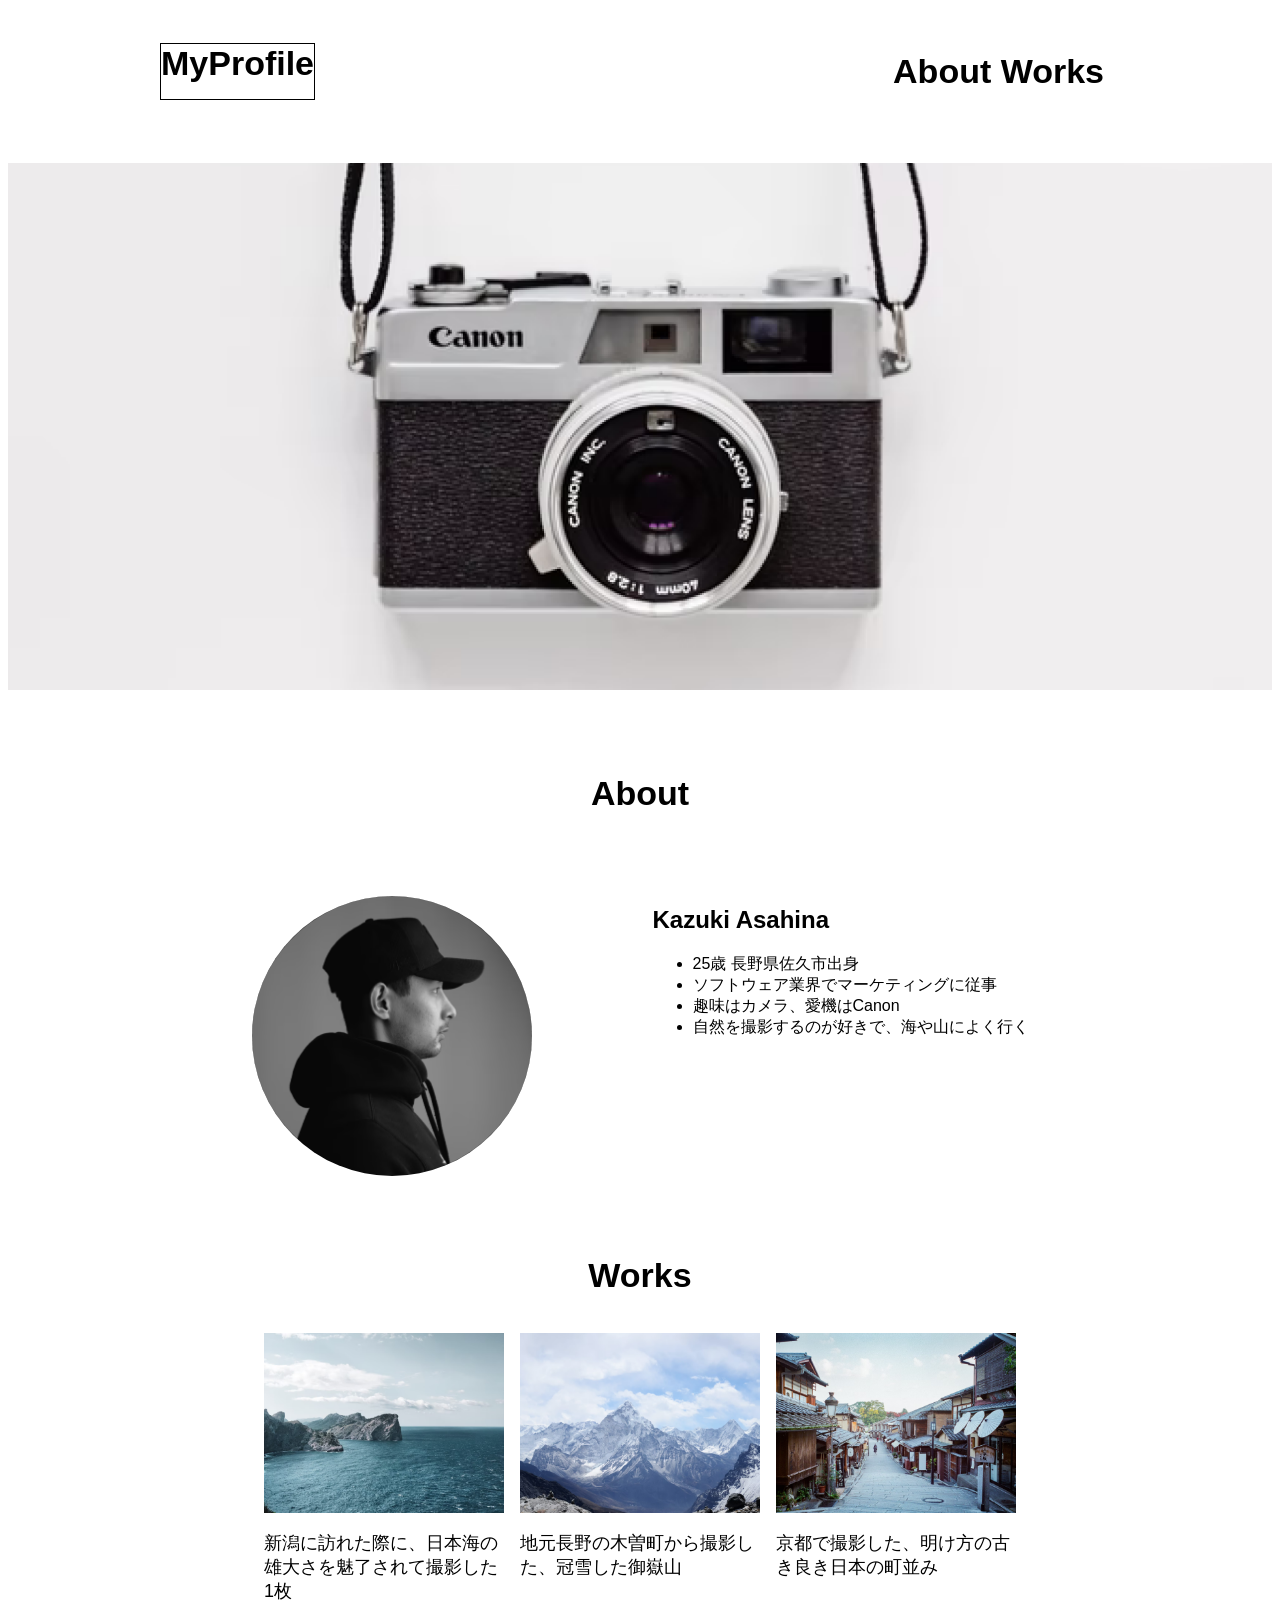
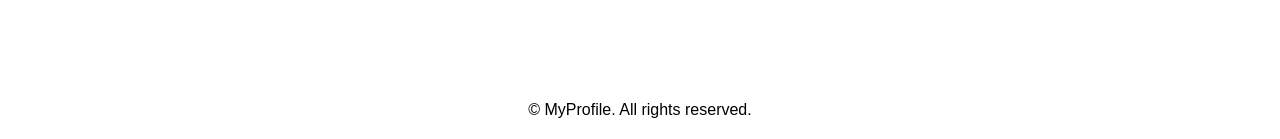
<file: kadai_001/index.html>
<!DOCTYPE html>
<html>
  <head>
    <title>kadai_001</title>
    <meta charset="UTF-8" />
    <meta name="description" content="Kazuki Asahina's Portfolio" />
    <meta name="viewport" content="width=device-width, initial-scale=1.0" />
    <link rel="stylesheet" href="css/style.css" />
    <link rel="preconnect" href="https://fonts.googleapis.com" />
    <link rel="preconnect" href="https://fonts.gstatic.com" crossorigin />
    <link
      href="https://fonts.googleapis.com/css2?family=Josefin+Sans&family=Noto+Sans+JP&family=Roboto:ital@0;1&display=swap"
      rel="stylesheet"
    />
  </head>
  <body>
    <!--HEADER-->
    <header>
      <div class="header">
        <h1>
          <a href="index.html">MyProfile </a>
        </h1>
        <nav id="nav-pc">
          <a href="index.html#about">About</a>
          <a href="index.html#Works">Works</a>
        </nav>
      </div>
    </header>

    <article>
      <!--MAIN VISUAL-->
      <section id="main-visual">
        <img src="images/main.png" alt="camera" />
      </section>

      <!--ABOUT-->
      <section id="about">
        <h2>About</h2>

        <div id="about-inner">
          <img class="face" src="images/about.png" alt="Kazuki Asahina" />

          <div class="introduction">
            <h3>Kazuki Asahina</h3>
            <ul>
              <li>25歳 長野県佐久市出身</li>
              <li>ソフトウェア業界でマーケティングに従事</li>
              <li>趣味はカメラ、愛機はCanon</li>
              <li>自然を撮影するのが好きで、海や山によく行く</li>
            </ul>
          </div>
        </div>
      </section>

      <!--WORKS-->
      <section id="works">
        <h2>Works</h2>
        <div id="works-flex">
          <div class="about-work">
            <img class="works-photo" src="images/works1.png" alt="ocean" />
            <p>新潟に訪れた際に、日本海の雄大さを魅了されて撮影した1枚</p>
          </div>
          <div class="about-work">
            <img class="works-photo" src="images/works2.png" alt="mountain" />
            <p>地元長野の木曽町から撮影した、冠雪した御嶽山</p>
          </div>
          <div class="about-work">
            <img
              class="works-photo"
              src="images/works3.png"
              alt="small old town"
            />
            <p>京都で撮影した、明け方の古き良き日本の町並み</p>
          </div>
        </div>
      </section>
      <!--FOOTER-->
      <footer>
        <p>&copy; MyProfile. All rights reserved.</p>
      </footer>
    </article>
  </body>
</html>
</file>
<file: kadai_001/css/style.css>
/*--PC,Phone both --*/

* {
  box-sizing: border-box;
  color: #000000;
  font-family: "Noto Sans Japanese", sans-serif;
  color: black;
  background-color: #ffffff;
}

/*--PC style--*/

/*--HEADER--*/

.header {
  max-width: 960px;
  display: flex;
  justify-content: space-between;
  color: black;
  margin: 20px auto;
}

.header h1 {
  font-size: 34px;
  border: 1px;
  border-style: solid;
}
.header > h1 > a {
  text-decoration: none;
}
#nav-pc {
  font-size: 34px;
  left: 0;
  margin: 32px 16px 32px;
  text-align: center;
}
#nav-pc > a {
  font-weight: bold;
  text-decoration: none;
}
/*--MAIN VISUAL--*/
#main-visual > img {
  width: 100%;
  margin: 20px 0;
}
/*--ABOUT --*/
#about {
  width: 820px;
  height: 402px;
  margin: 40px auto;
}
h2 {
  font-size: 34px;
  text-align: center;
  padding: 20px 0 10px 0;
}
#about-inner {
  display: flex;
  justify-content: center;
  margin-top: 73px;
}
.face {
  border-radius: 50%;
  width: 280px;
  height: 280px;
}
.introduction {
  display: flex;
  flex-direction: column;
  margin-left: 121px;
}
.introduction > h3 {
  font-size: 24px;
  font-weight: bold;
  margin: 10px 0 4px 0;
}
.introduction > li {
  font-size: 18px;
}
/*--WORKS--*/
#works {
  margin: 80px auto;
  max-width: 752px;
}
#works-flex {
  display: flex;
  justify-content: space-between;
}
.about-work {
  display: flex;
  flex-direction: column;
  align-items: center;
}
.about-work > p {
  font-size: 18px;
  align-items: center;
  width: 240px;
}
.works-photo {
  width: 240px;
}

/*--FOOTER--*/
footer > p {
  text-align: center;
  margin: 20px 40px 20px 40px;
}
</file>
